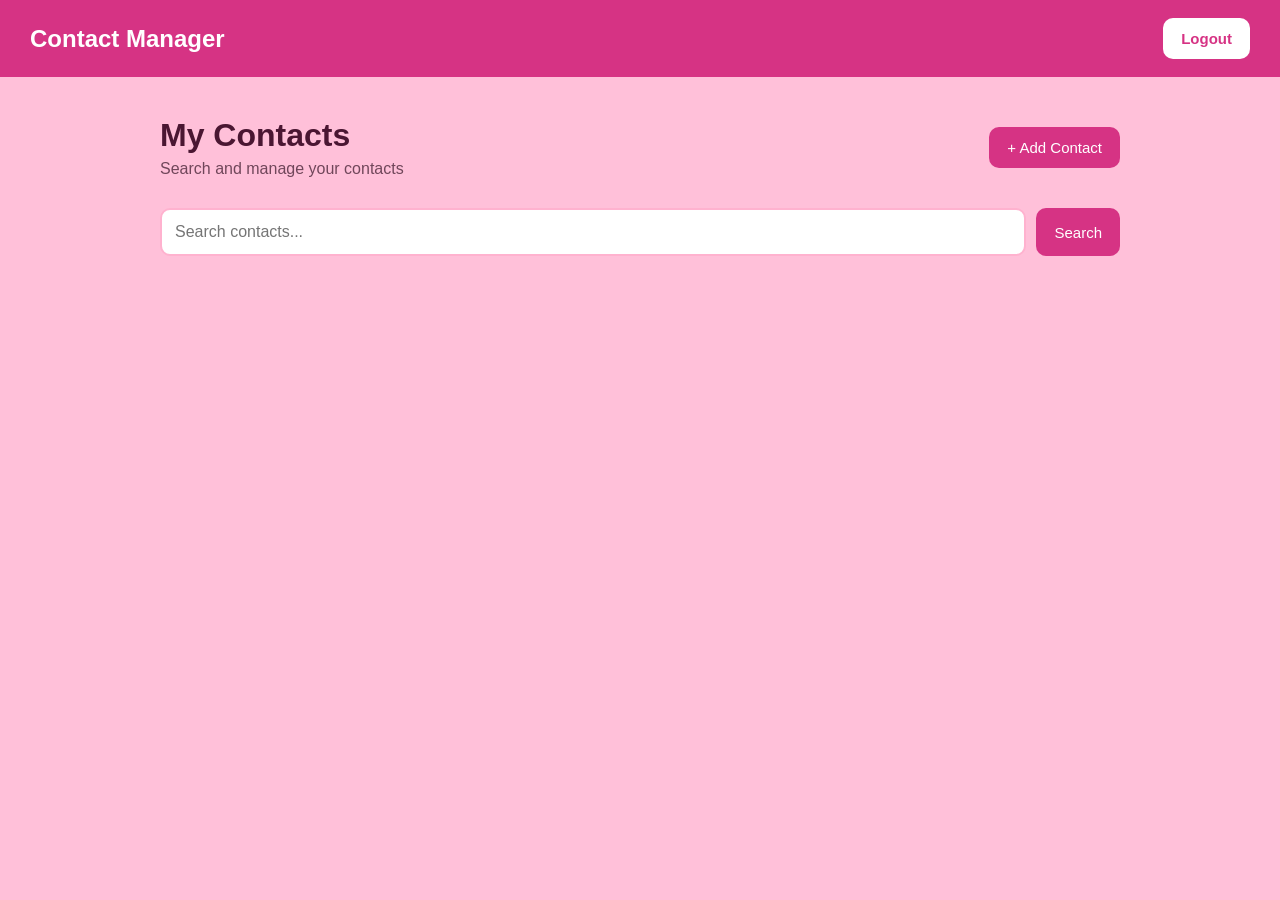
<file: contacts.html>
<!DOCTYPE html>
<html lang="en">

<head>
    <meta charset="UTF-8">
    <meta name="viewport" content="width=device-width, initial-scale=1.0">

    <title>Contact Manager</title>

    <link rel="stylesheet" href="css/styles.css">
</head>

<body>

    <nav class="navbar">
        <h2>Contact Manager</h2>

        <button onclick="logout()">
            Logout
        </button>
    </nav>


    <main class="dashboard">

        <div class="dashboard-header">

            <div>
                <h1>My Contacts</h1>

                <p>
                    Search and manage your contacts
                </p>
            </div>

            <button
                class="add-button"
                onclick="showAddContactForm()"
            >
                + Add Contact
            </button>

        </div>


        <div class="search-container">

            <input
                type="text"
                id="searchText"
                placeholder="Search contacts..."
            >

            <button onclick="searchContacts()">
                Search
            </button>

        </div>

        <p id="searchResult"></p>


        <!-- ADD CONTACT FORM -->
        <div
            id="addContactForm"
            class="contact-form hidden"
        >

            <h2>Add Contact</h2>

            <div class="form-group">
                <label for="contactFirstName">
                    First Name
                </label>

                <input
                    type="text"
                    id="contactFirstName"
                    placeholder="First name"
                >
            </div>


            <div class="form-group">
                <label for="contactLastName">
                    Last Name
                </label>

                <input
                    type="text"
                    id="contactLastName"
                    placeholder="Last name"
                >
            </div>


            <div class="form-group">
                <label for="contactPhone">
                    Phone
                </label>

                <input
                    type="text"
                    id="contactPhone"
                    placeholder="Phone number"
                >
            </div>


            <div class="form-group">
                <label for="contactEmail">
                    Email
                </label>

                <input
                    type="email"
                    id="contactEmail"
                    placeholder="Email address"
                >
            </div>


            <div class="contact-form-buttons">

                <button onclick="addContact()">
                    Save Contact
                </button>

                <button onclick="hideAddContactForm()">
                    Cancel
                </button>

            </div>


            <p id="addContactResult"></p>

        </div>


        <!-- EDIT CONTACT FORM -->
        <div
            id="editContactForm"
            class="contact-form hidden"
        >

            <h2>Edit Contact</h2>

            <input
                type="hidden"
                id="editContactId"
            >

            <div class="form-group">
                <label for="editFirstName">
                    First Name
                </label>

                <input
                    type="text"
                    id="editFirstName"
                    placeholder="First name"
                >
            </div>


            <div class="form-group">
                <label for="editLastName">
                    Last Name
                </label>

                <input
                    type="text"
                    id="editLastName"
                    placeholder="Last name"
                >
            </div>


            <div class="form-group">
                <label for="editPhone">
                    Phone
                </label>

                <input
                    type="text"
                    id="editPhone"
                    placeholder="Phone number"
                >
            </div>


            <div class="form-group">
                <label for="editEmail">
                    Email
                </label>

                <input
                    type="email"
                    id="editEmail"
                    placeholder="Email address"
                >
            </div>


            <div class="contact-form-buttons">

                <button onclick="saveEditedContact()">
                    Save Changes
                </button>

                <button onclick="hideEditContactForm()">
                    Cancel
                </button>

            </div>


            <p id="editContactResult"></p>

        </div>


        <!-- DELETE CONTACT CONFIRMATION -->
        <div
            id="deleteContactForm"
            class="contact-form hidden"
        >

            <h2>Delete Contact</h2>

            <p>
                Are you sure you want to delete this contact?
            </p>

            <input
                type="hidden"
                id="deleteContactId"
            >

            <div class="contact-form-buttons">

                <button onclick="confirmDeleteContact()">
                    Delete
                </button>

                <button onclick="hideDeleteContactForm()">
                    Cancel
                </button>

            </div>

            <p id="deleteContactResult"></p>

        </div>


        <!-- Real contacts from backend go here -->
        <div
            class="contact-list"
            id="contactList"
        >
        </div>

    </main>


    <script src="js/code.js"></script>

</body>

</html>
</file>
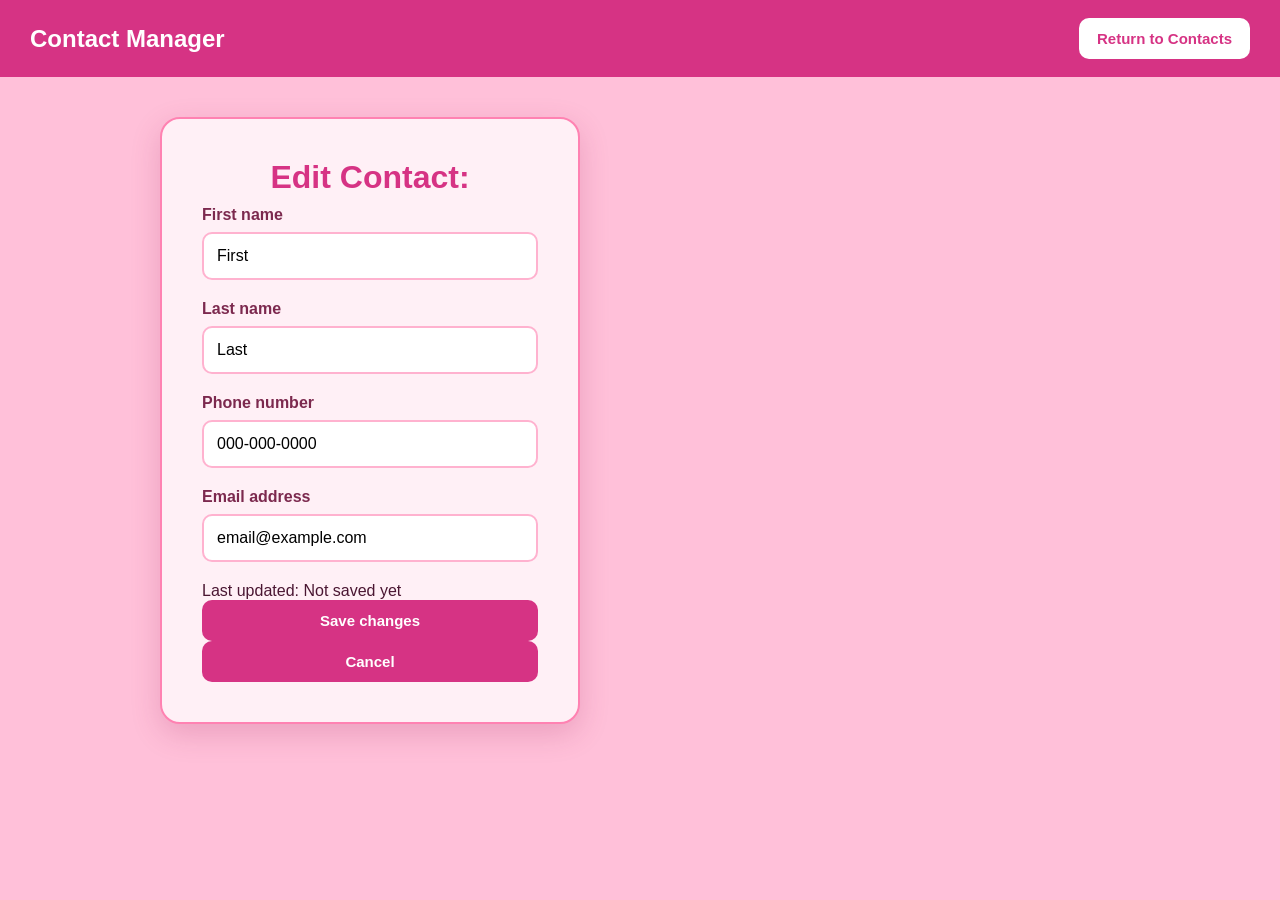
<file: edit_contact.html>
<!doctype html>
<html lang="en">
  <head>
    <!-- AI transparency: followed HTML template provided by Codex, modified accordingly to add features -->
    <meta charset="UTF-8" />
    <meta name="viewport" content="width=device-width, initial-scale=1.0" /> <!--width and scaling across different devices-->
    <title>Edit Contact | Contact Manager</title>
    <link rel="stylesheet" href="css/styles.css" /> <!-- Katie: changed directory to frontend theme -->
  </head>

  <body>
    <!--Katie: including class pages to interconnect frontend-->
    <header class="navbar">
      <!--Katie: switched template navigator to established navigator and return button to escape edit page-->
      <h2>Contact Manager</h2>
      <button onclick="window.location.href='contacts.html'">Return to Contacts</button> <!--return to contacts page-->
      </header>

      <main class="dashboard"> <!--Katie: included dash page centered instead of template main-->
        <div class="auth-card"> 
          <h1 id="edit_contact_title">Edit Contact: </h1>
          <!--Update contact info-->
          <form id="edit_contact_form" novalidate>
            <div class="form-group">
              <label id="first_name_label" for="first_name_interactive">First name</label> <!--Katie: implement working first name label-->
              <input
                id="first_name_interactive"
                name="firstName"
                type="text"
                value="First"
                autocomplete="given-name"
                required 
              />
              </div>

            <div class="form-group">
            <!--Katie: edit last name now compatible-->
              <label id="last_name_label" for="last_name_interactive">Last name</label>
              <input
                id="last_name_interactive"
                name="lastName"
                type="text"
                value="Last"
                autocomplete="family-name"
                required
              />
            </div>
            <!--Katie: connect phone number field-->
            <div class="form-group">
              <label id="phone_number_label" for="phone_number">Phone number</label>
              <!--Katie: tel instead of text-->
              <input
                id="phone_number"
                name="phoneNumber"
                type="tel" 
                value="000-000-0000"
                autocomplete="tel"
                placeholder="000-000-0000"
              />
            </div>

            <!--Katie: new email field entry-->
            <div class="form-group">
              <label id="email_label" for="email">Email address</label>
              <input
                id="email"
                name="Email"
                type="email"
                value="email@example.com"
                autocomplete="email"
                placeholder="name@example.com"
              />
            </div>

            <!--Katie: implement/edit last updated date from template-->
            <p class="last-updated">
              Last updated: <time id="last_updated" datetime="">Not saved yet</time>
            </p>

            <!--Katie: include save/cancel changes buttons-->
            <div class="button-row">
              <button id="save_changes_button" type="button">Save changes</button>
              <button id="cancel_changes_button" class="edit-button" type="button">Cancel</button>
            </div>
          </form>
        </div>
      </main>
    <!--Katie: debugging, forgot script source-->
    <script src="js/code.js"></script>
  </body>
</html>
</file>
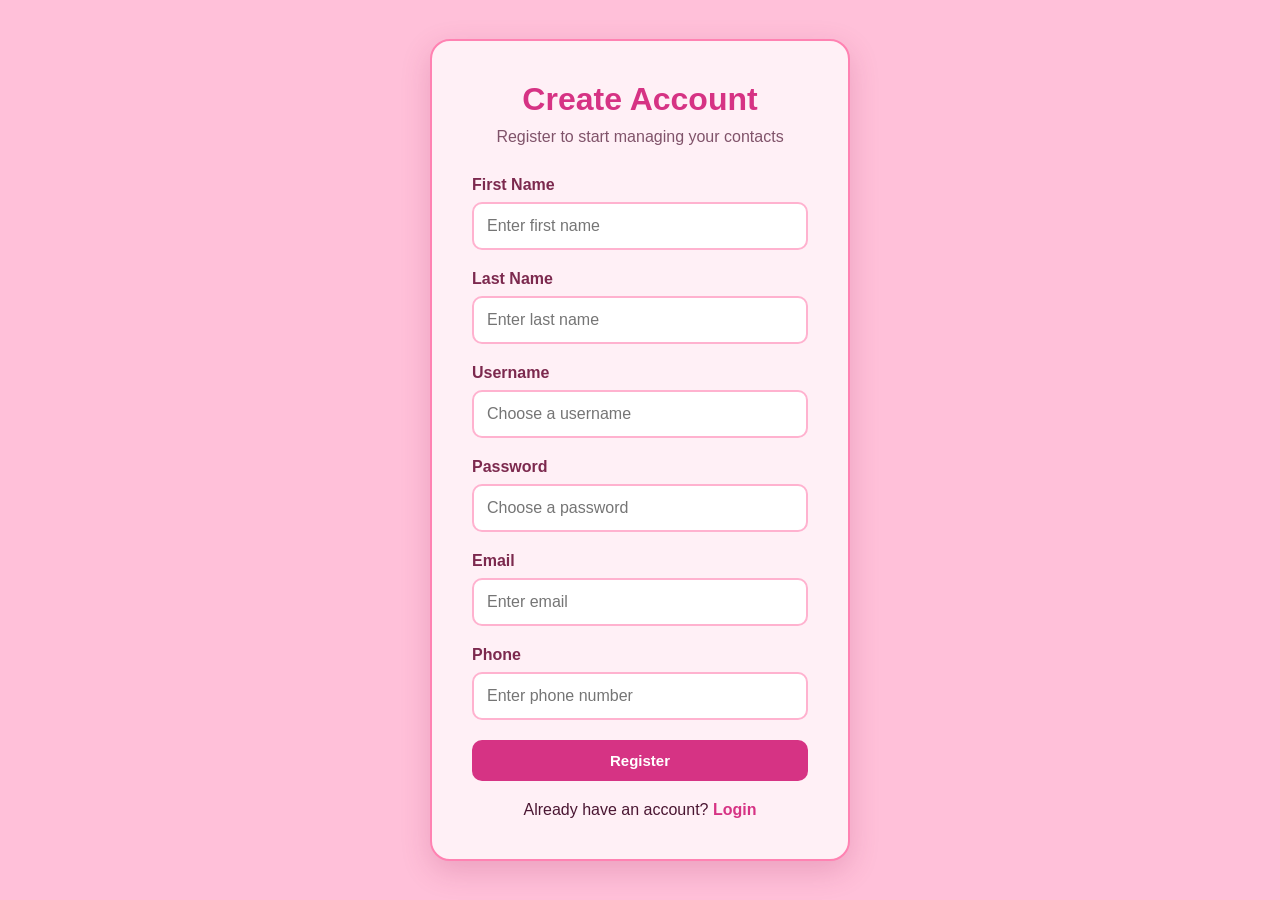
<file: register.html>
<!DOCTYPE html>
<html lang="en">

<head>

    <meta charset="UTF-8">

    <meta name="viewport" content="width=device-width, initial-scale=1.0">

    <title>Contact Manager - Register</title>

    <link rel="stylesheet" href="css/styles.css">

</head>


<body>


    <div class="auth-container">

        <div class="auth-card">

            <h1>
                Create Account 
            </h1>

            <p class="subtitle">
                Register to start managing your contacts
            </p>


            <div class="form-group">

                <label for="firstName">
                    First Name
                </label>

                <input
                    type="text"
                    id="firstName"
                    placeholder="Enter first name"
                >

            </div>


            <div class="form-group">

                <label for="lastName">
                    Last Name
                </label>

                <input
                    type="text"
                    id="lastName"
                    placeholder="Enter last name"
                >

            </div>


            <div class="form-group">

                <label for="registerLogin">
                    Username
                </label>

                <input
                    type="text"
                    id="registerLogin"
                    placeholder="Choose a username"
                >

            </div>


            <div class="form-group">

                <label for="registerPassword">
                    Password
                </label>

                <input
                    type="password"
                    id="registerPassword"
                    placeholder="Choose a password"
                >

            </div>


            <div class="form-group">

                <label for="registerEmail">
                    Email
                </label>

                <input
                    type="email"
                    id="registerEmail"
                    placeholder="Enter email"
                >

            </div>
            <div class="form-group">

                <label for="registerPhone">
                    Phone
                </label>

                <input
                    type="tel"
                    id="registerPhone"
                    placeholder="Enter phone number"
                >

            </div>
    
            <button onclick="doRegister()">
                Register
            </button>


            <p id="registerResult"></p>


            <p class="switch-page">

                Already have an account?

                <a href="index.html">
                    Login
                </a>

            </p>

        </div>

    </div>


    <script src="js/code.js"></script>

</body>

</html>
</file>
<file: css/styles.css>
* {
    box-sizing: border-box;
    margin: 0;
    padding: 0;
}


body {
    font-family: Arial, Helvetica, sans-serif;

    background-color: #ffc0d9;

    color: #4a1632;

    min-height: 100vh;
}





#introScreen {

    position: fixed;

    top: 0;
    left: 0;

    width: 100%;
    height: 100%;

    background-color: #ffc0d9;

    overflow: hidden;

    z-index: 9999;
}


#flyingMeme {

    position: absolute;

    width: 230px;

    left: -300px;

    top: 65%;

    animation: flyAcrossScreen 3s linear forwards;
}


@keyframes flyAcrossScreen {

    0% {

        left: -300px;

        top: 65%;

        transform: rotate(-10deg);
    }


    25% {

        top: 35%;

        transform: rotate(10deg);
    }


    50% {

        top: 55%;

        transform: rotate(-5deg);
    }


    75% {

        top: 30%;

        transform: rotate(10deg);
    }


    100% {

        left: 110%;

        top: 50%;

        transform: rotate(20deg);
    }

}



/* This hides the login page during the meme intro */

.hidden {

    display: none;
}



/* Login page fade */

#mainContent {

    animation: fadeIn 0.7s ease;
}


@keyframes fadeIn {

    from {
        opacity: 0;
    }

    to {
        opacity: 1;
    }

}




/* LOGIN / REGISTER */



.auth-container {

    min-height: 100vh;

    display: flex;

    justify-content: center;

    align-items: center;

    padding: 20px;
}


.auth-card {

    width: 100%;

    max-width: 420px;

    background-color: #fff0f6;

    padding: 40px;

    border-radius: 20px;

    border: 2px solid #ff82b2;

    box-shadow:
        0 10px 30px rgba(156, 32, 87, 0.20);
}


.auth-card h1 {

    text-align: center;

    color: #d63384;

    margin-bottom: 10px;
}


.subtitle {

    text-align: center;

    color: #80536a;

    margin-bottom: 30px;
}


.form-group {

    margin-bottom: 20px;
}


.form-group label {

    display: block;

    margin-bottom: 8px;

    font-weight: bold;

    color: #7c294e;
}


.form-group input {

    width: 100%;

    padding: 13px;

    border: 2px solid #ffb2cf;

    border-radius: 10px;

    background-color: white;

    font-size: 16px;

    outline: none;
}


.form-group input:focus {

    border-color: #d63384;
}


button {

    padding: 12px 18px;

    border: none;

    border-radius: 10px;

    cursor: pointer;

    font-size: 15px;
}


.auth-card button {

    width: 100%;

    background-color: #d63384;

    color: white;

    font-weight: bold;
}


.auth-card button:hover {

    background-color: #b6256f;
}


.switch-page {

    text-align: center;

    margin-top: 20px;
}


.switch-page a {

    color: #d63384;

    font-weight: bold;

    text-decoration: none;
}


.switch-page a:hover {

    text-decoration: underline;
}


#loginResult,
#registerResult {

    margin-top: 15px;

    text-align: center;

    color: #b6256f;
}



/* CONTACT PAGE */



.navbar {

    background-color: #d63384;

    color: white;

    padding: 18px 30px;

    display: flex;

    justify-content: space-between;

    align-items: center;
}


.navbar button {

    background-color: white;

    color: #d63384;

    font-weight: bold;
}


.dashboard {

    max-width: 1000px;

    margin: auto;

    padding: 40px 20px;
}


.dashboard-header {

    display: flex;

    justify-content: space-between;

    align-items: center;

    margin-bottom: 30px;
}


.dashboard-header p {

    margin-top: 6px;

    color: #70465a;
}


.add-button {

    background-color: #d63384;

    color: white;
}


.search-container {

    display: flex;

    gap: 10px;

    margin-bottom: 25px;
}


.search-container input {

    flex: 1;

    padding: 13px;

    border: 2px solid #ffb2cf;

    border-radius: 10px;

    font-size: 16px;

    outline: none;
}


.search-container input:focus {

    border-color: #d63384;
}


.search-container button {

    background-color: #d63384;

    color: white;
}


.contact-list {

    display: flex;

    flex-direction: column;

    gap: 15px;
}


.contact-card {

    background-color: #fff0f6;

    padding: 20px;

    border-radius: 14px;

    display: flex;

    justify-content: space-between;

    align-items: center;

    border: 2px solid #ffb2cf;

    box-shadow:
        0 5px 15px rgba(156, 32, 87, 0.12);
}


.contact-card p {

    margin-top: 5px;

    color: #70465a;
}


.contact-actions {

    display: flex;

    gap: 8px;
}


.edit-button {

    background-color: #f6b6cf;

    color: #6a2444;
}


.delete-button {

    background-color: #d63384;

    color: white;
}




/* MOBILE */



@media (max-width: 600px) {

    #flyingMeme {

        width: 160px;
    }


    .auth-card {

        padding: 25px;
    }


    .dashboard-header {

        flex-direction: column;

        align-items: flex-start;

        gap: 15px;
    }


    .search-container {

        flex-direction: column;
    }


    .contact-card {

        flex-direction: column;

        align-items: flex-start;

        gap: 15px;
    }

}
</file>
